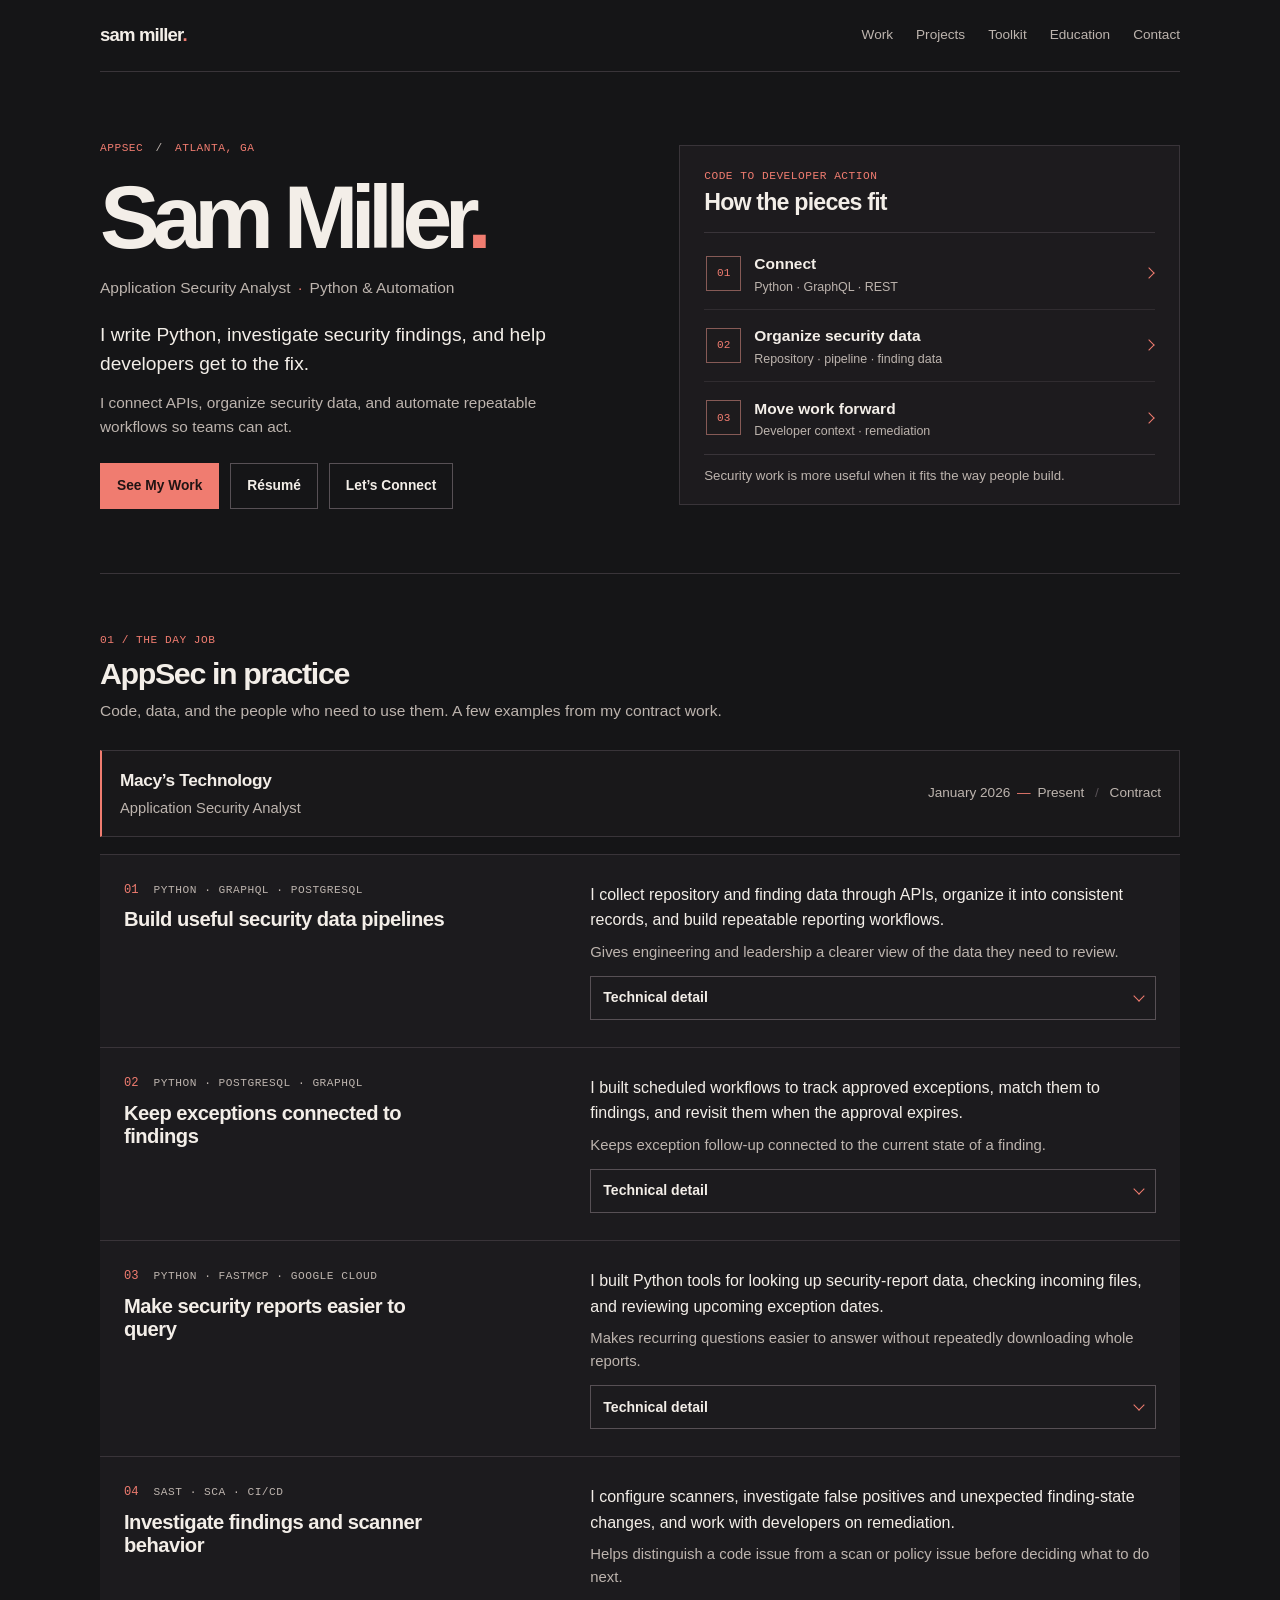
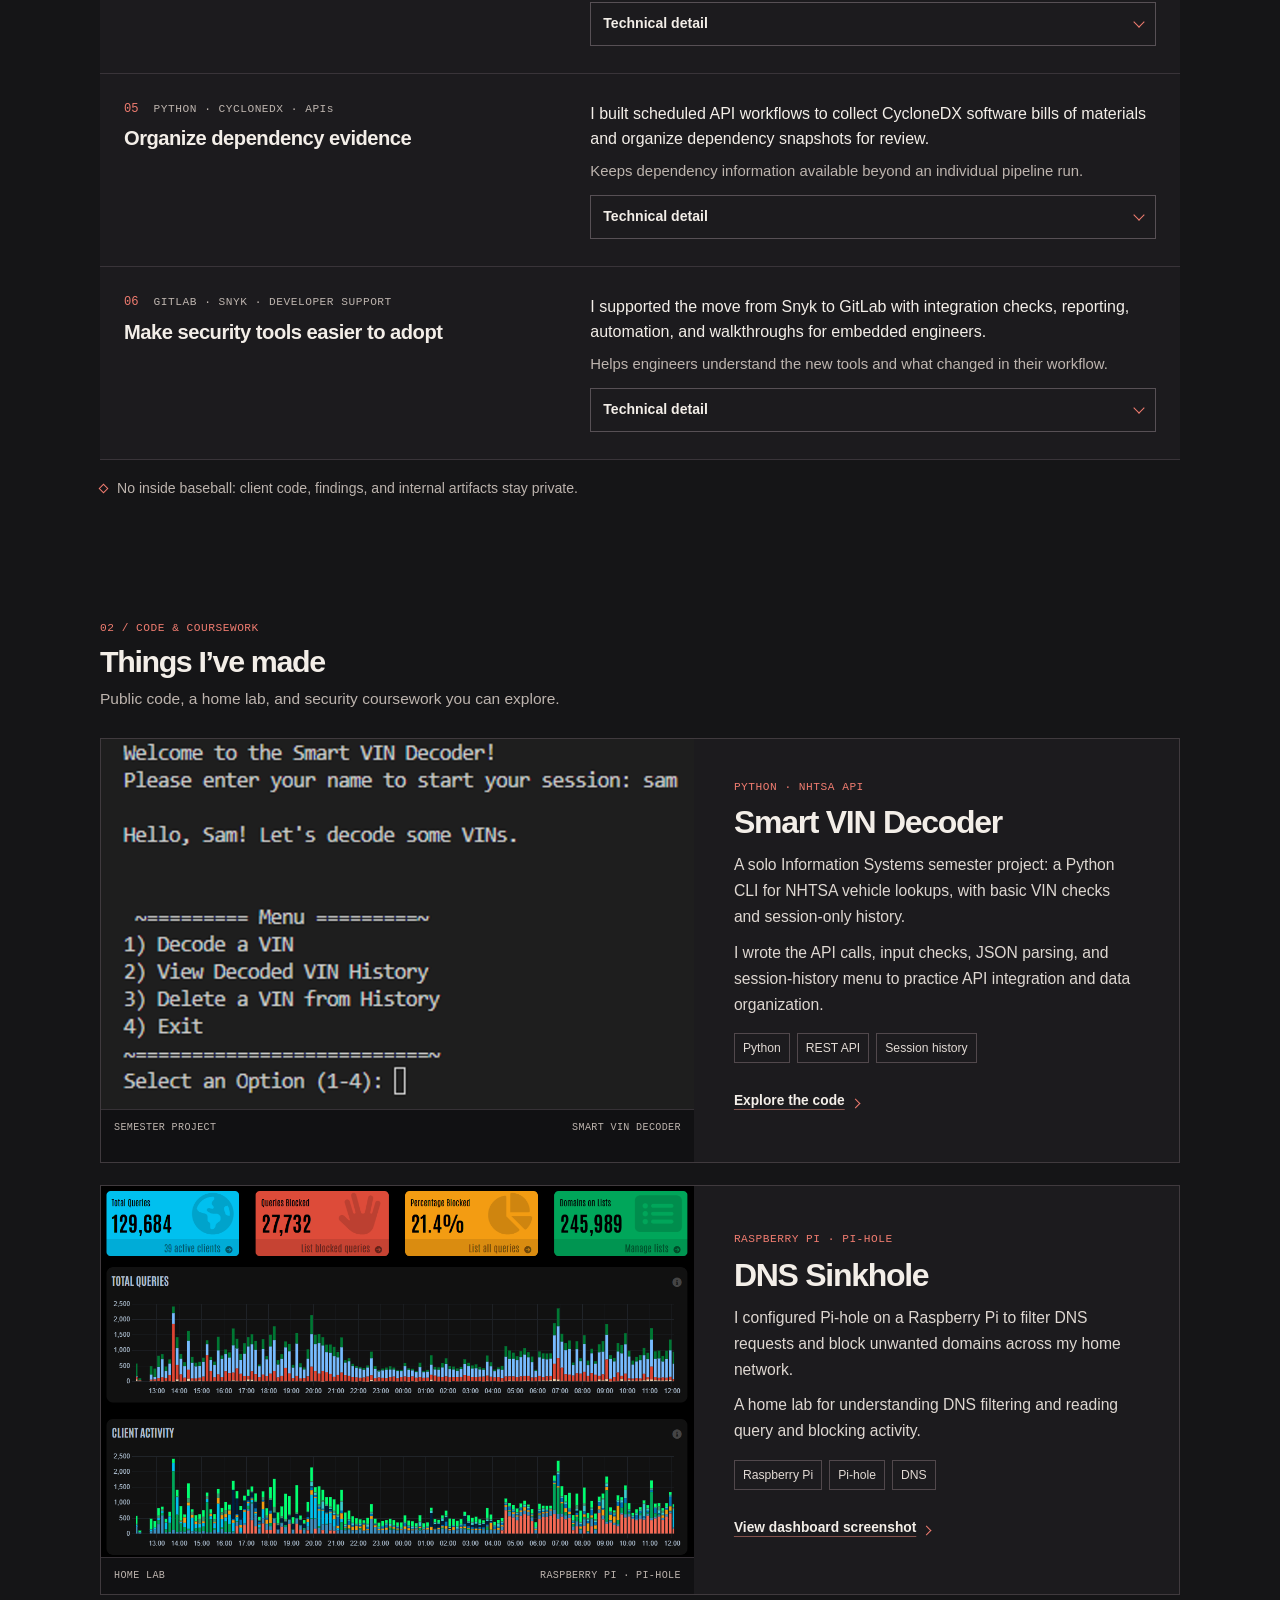
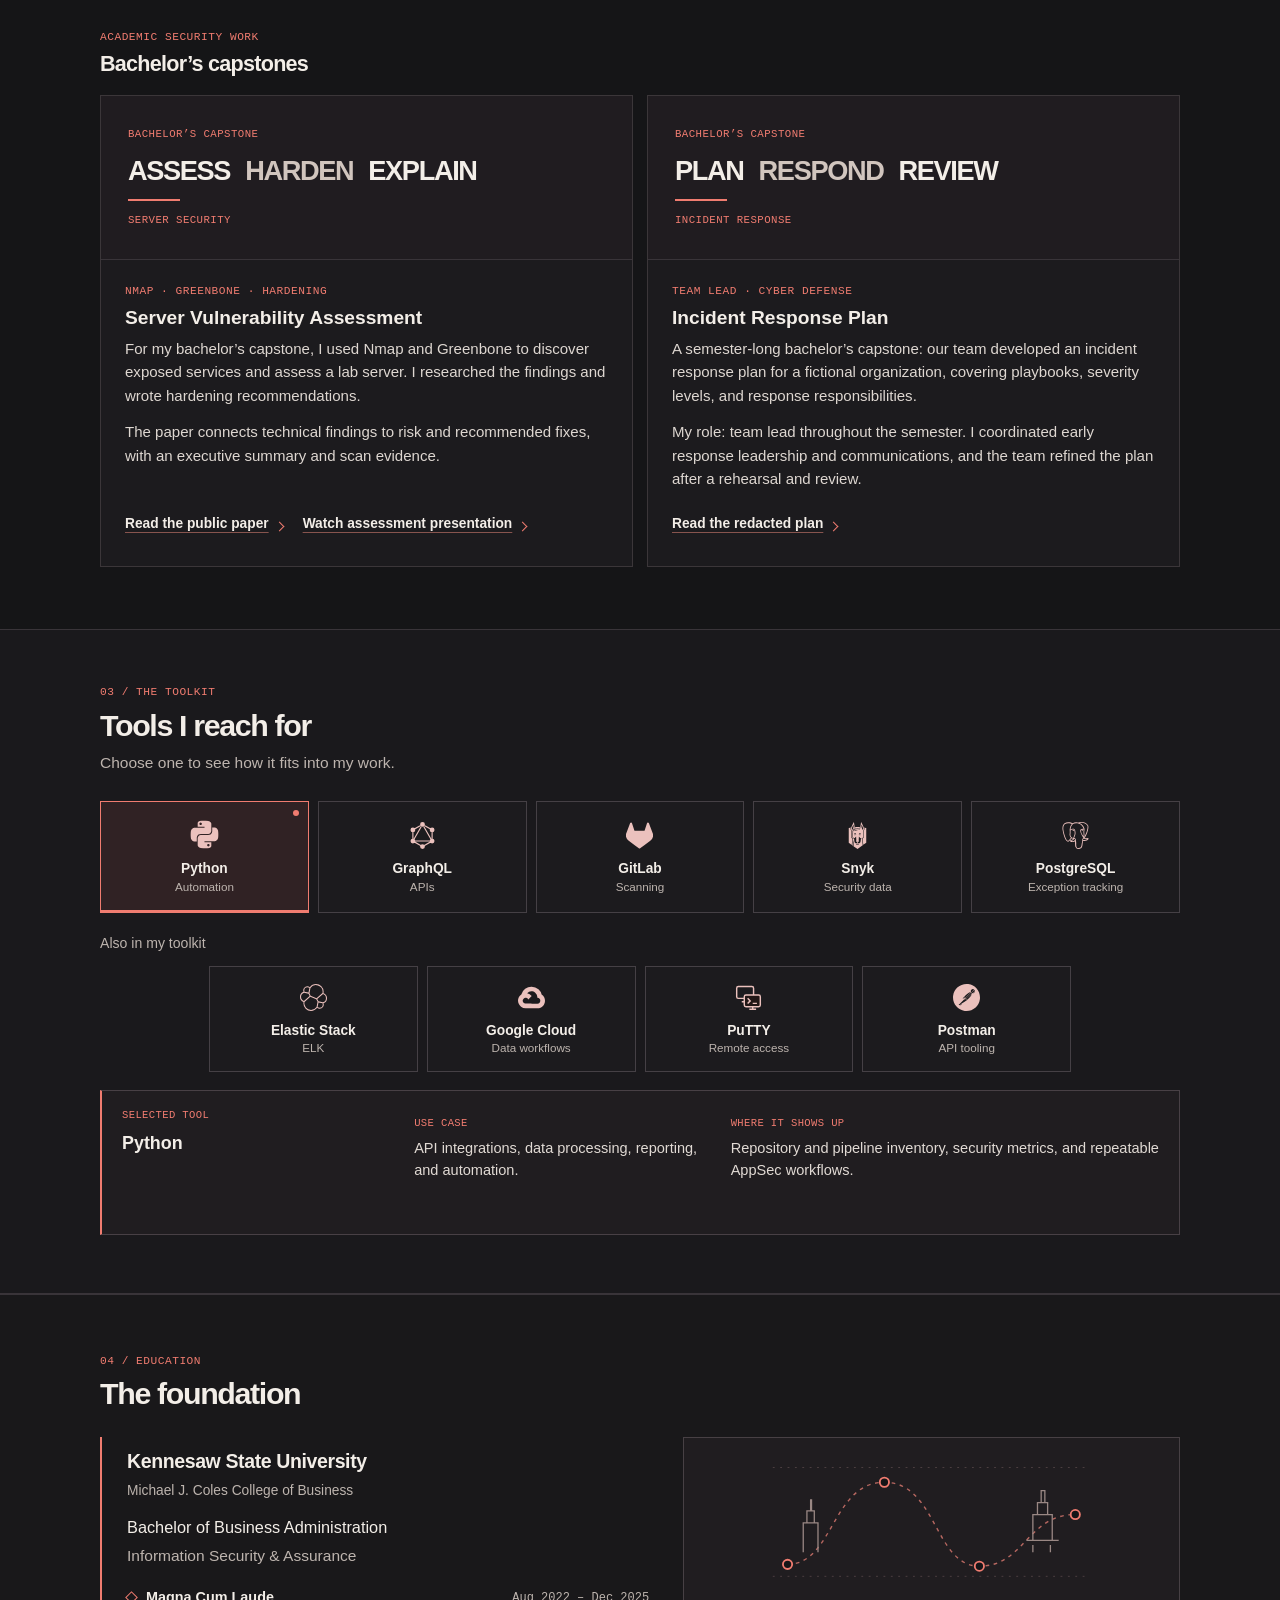
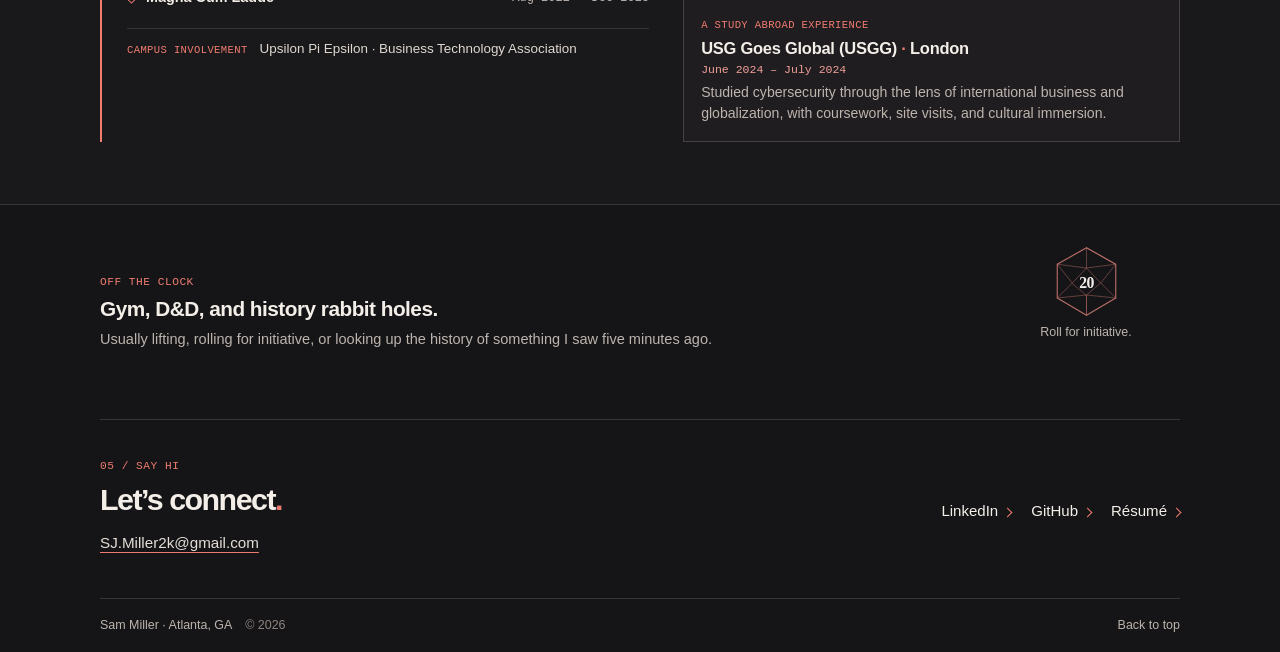
<file: index.html>
<!doctype html>
<html lang="en">
<head>
<meta charset="utf-8">
<meta name="viewport" content="width=device-width, initial-scale=1">
<meta name="description" content="Sam Miller is an Atlanta-based Application Security Analyst who writes Python, connects security APIs, automates workflows, and works with developers on remediation.">
<meta name="author" content="Sam Miller">
<link rel="canonical" href="https://sammiller.netlify.app/">
<link rel="alternate" type="application/json" href="profile.json" title="Sam Miller profile data">
<meta name="theme-color" content="#151517">
<meta http-equiv="Content-Security-Policy" content="default-src 'none'; script-src 'self'; style-src 'self'; img-src 'self'; font-src 'self'; connect-src 'none'; object-src 'none'; base-uri 'none'; form-action 'none'">
<title>Sam Miller | Application Security</title>
<link rel="icon" href="assets/favicon.svg" type="image/svg+xml">
<link rel="stylesheet" href="styles.css">
<script src="app.js" defer></script>
</head>
<body itemscope itemtype="https://schema.org/ProfilePage">
<a class="skip" href="#main">Skip to content</a>
<header class="site-header wrap">
  <a class="wordmark" href="#" aria-label="Sam Miller, home">sam miller<span>.</span></a>
  <nav aria-label="Main navigation"><a href="#work">Work</a><a href="#projects">Projects</a><a href="#toolkit">Toolkit</a><a href="#education">Education</a><a href="#contact">Contact</a></nav>
</header>
<main id="main" tabindex="-1" itemprop="mainEntity" itemscope itemtype="https://schema.org/Person">
<meta itemprop="name" content="Sam Miller"><meta itemprop="jobTitle" content="Application Security Analyst">
<link itemprop="url" href="https://sammiller.netlify.app/"><link itemprop="sameAs" href="https://github.com/smill257"><link itemprop="sameAs" href="https://www.linkedin.com/in/booleanmethods/">
<section class="hero wrap" aria-labelledby="hero-title">
  <div class="hero-copy">
    <p class="eyebrow">APPSEC <span aria-hidden="true">/</span> ATLANTA, GA</p>
    <h1 id="hero-title">Sam Miller<span class="period">.</span></h1>
    <p class="hero-role">Application Security Analyst <span aria-hidden="true">·</span> Python &amp; Automation</p>
    <p class="hero-description">I write Python, investigate security findings, and help developers get to the fix.</p>
    <p class="hero-support">I connect APIs, organize security data, and automate repeatable workflows so teams can act.</p>
    <div class="hero-actions"><a class="button button-primary" href="#work">See My Work</a><a class="button button-secondary" href="assets/2026%20Sam%20Miller%20Resume.pdf" target="_blank" rel="noopener noreferrer">Résumé <span class="sr-only">(opens in a new tab)</span></a><a class="button button-secondary hero-connect" href="https://www.linkedin.com/in/booleanmethods/" target="_blank" rel="noopener noreferrer">Let&rsquo;s Connect<span class="sr-only"> (opens in a new tab)</span></a></div>
  </div>
  <div class="workflow" role="group" aria-labelledby="workflow-title">
    <div class="workflow-heading"><p class="eyebrow">CODE TO DEVELOPER ACTION</p><h2 id="workflow-title">How the pieces fit</h2></div>
    <ol class="workflow-list">
      <li><a class="workflow-step" href="#toolkit" data-tool-link="python"><span class="workflow-index">01</span><span class="workflow-copy"><strong>Connect</strong><small>Python <span aria-hidden="true">·</span> GraphQL <span aria-hidden="true">·</span> REST</small></span><span class="workflow-link" aria-hidden="true"></span></a></li>
      <li><a class="workflow-step" href="#reporting"><span class="workflow-index">02</span><span class="workflow-copy"><strong>Organize security data</strong><small>Repository <span aria-hidden="true">·</span> pipeline <span aria-hidden="true">·</span> finding data</small></span><span class="workflow-link" aria-hidden="true"></span></a></li>
      <li><a class="workflow-step" href="#scanning"><span class="workflow-index">03</span><span class="workflow-copy"><strong>Move work forward</strong><small>Developer context <span aria-hidden="true">·</span> remediation</small></span><span class="workflow-link" aria-hidden="true"></span></a></li>
    </ol>
    <p class="workflow-caption">Security work is more useful when it fits the way people build.</p>
  </div>
</section>

<section id="work" class="section work-section wrap" aria-labelledby="work-title">
  <header class="section-heading"><p class="eyebrow">01 / THE DAY JOB</p><h2 id="work-title">AppSec in practice</h2><p>Code, data, and the people who need to use them. A few examples from my contract work.</p></header>
  <div class="employment">
    <div class="employer-lockup"><p class="employer-name">Macy&rsquo;s Technology</p><p class="employer-role">Application Security Analyst</p></div>
    <p class="employment-dates"><time datetime="2026-01">January 2026</time> <span aria-hidden="true">—</span> Present <span class="employment-divider" aria-hidden="true">/</span> Contract</p>
  </div>
  <div class="work-grid">
    <article class="work-card" id="reporting">
      <div class="work-heading"><div class="work-card-top"><span class="work-icon" aria-hidden="true">01</span><p class="eyebrow">PYTHON <span aria-hidden="true">·</span> GRAPHQL <span aria-hidden="true">·</span> POSTGRESQL</p></div><h3>Build useful security data pipelines</h3></div><p class="work-description">I collect repository and finding data through APIs, organize it into consistent records, and build repeatable reporting workflows.</p>
      <p class="work-reason">Gives engineering and leadership a clearer view of the data they need to review.</p>
      <details class="work-detail"><summary>Technical detail<span class="sr-only">: Build useful security data pipelines</span></summary><p>I use Python to discover repositories, collect data concurrently, and bring related records together. Reports can be stored in Google Cloud Storage and PostgreSQL for later review.</p></details>
    </article>
    <article class="work-card" id="exceptions">
      <div class="work-heading"><div class="work-card-top"><span class="work-icon" aria-hidden="true">02</span><p class="eyebrow">PYTHON <span aria-hidden="true">·</span> POSTGRESQL <span aria-hidden="true">·</span> GRAPHQL</p></div><h3>Keep exceptions connected to findings</h3></div><p class="work-description">I built scheduled workflows to track approved exceptions, match them to findings, and revisit them when the approval expires.</p>
      <p class="work-reason">Keeps exception follow-up connected to the current state of a finding.</p>
      <details class="work-detail"><summary>Technical detail<span class="sr-only">: Keep exceptions connected to findings</span></summary><p>Scanner identifiers can change between runs. I normalize finding attributes to help match recurring findings, retain exception history, and check whether an expired exception needs a finding reopened or closed as fixed.</p></details>
    </article>
    <article class="work-card" id="report-tools">
      <div class="work-heading"><div class="work-card-top"><span class="work-icon" aria-hidden="true">03</span><p class="eyebrow">PYTHON <span aria-hidden="true">·</span> FASTMCP <span aria-hidden="true">·</span> GOOGLE CLOUD</p></div><h3>Make security reports easier to query</h3></div><p class="work-description">I built Python tools for looking up security-report data, checking incoming files, and reviewing upcoming exception dates.</p>
      <p class="work-reason">Makes recurring questions easier to answer without repeatedly downloading whole reports.</p>
      <details class="work-detail"><summary>Technical detail<span class="sr-only">: Make security reports easier to query</span></summary><p>A FastMCP service exposes focused report queries to compatible clients. Python streaming readers process cloud-stored reports, while validation checks catch inconsistent IDs and dates before intake.</p></details>
    </article>
    <article class="work-card" id="scanning">
      <div class="work-heading"><div class="work-card-top"><span class="work-icon" aria-hidden="true">04</span><p class="eyebrow">SAST <span aria-hidden="true">·</span> SCA <span aria-hidden="true">·</span> CI/CD</p></div><h3>Investigate findings and scanner behavior</h3></div><p class="work-description">I configure scanners, investigate false positives and unexpected finding-state changes, and work with developers on remediation.</p>
      <p class="work-reason">Helps distinguish a code issue from a scan or policy issue before deciding what to do next.</p>
      <details class="work-detail"><summary>Technical detail<span class="sr-only">: Investigate findings and scanner behavior</span></summary><p>I compare finding history with pipeline and scanner activity to understand why a result changed. I explain the evidence to engineers and help the team decide on follow-up.</p></details>
    </article>
    <article class="work-card" id="dependencies">
      <div class="work-heading"><div class="work-card-top"><span class="work-icon" aria-hidden="true">05</span><p class="eyebrow">PYTHON <span aria-hidden="true">·</span> CYCLONEDX <span aria-hidden="true">·</span> APIs</p></div><h3>Organize dependency evidence</h3></div><p class="work-description">I built scheduled API workflows to collect CycloneDX software bills of materials and organize dependency snapshots for review.</p>
      <p class="work-reason">Keeps dependency information available beyond an individual pipeline run.</p>
      <details class="work-detail"><summary>Technical detail<span class="sr-only">: Organize dependency evidence</span></summary><p>Python connects to GitLab REST and GraphQL APIs to gather SBOM artifacts. Scheduled collection and consistent storage keep the snapshots organized and easier to find.</p></details>
    </article>
    <article class="work-card" id="migration">
      <div class="work-heading"><div class="work-card-top"><span class="work-icon" aria-hidden="true">06</span><p class="eyebrow">GITLAB <span aria-hidden="true">·</span> SNYK <span aria-hidden="true">·</span> DEVELOPER SUPPORT</p></div><h3>Make security tools easier to adopt</h3></div><p class="work-description">I supported the move from Snyk to GitLab with integration checks, reporting, automation, and walkthroughs for embedded engineers.</p>
      <p class="work-reason">Helps engineers understand the new tools and what changed in their workflow.</p>
      <details class="work-detail"><summary>Technical detail<span class="sr-only">: Make security tools easier to adopt</span></summary><p>I walked engineers through scanning changes and expectations, then adapted reporting and exception workflows to support the transition.</p></details>
    </article>
  </div>
  <p class="private-note"><span class="private-note-mark" aria-hidden="true"></span>No inside baseball: client code, findings, and internal artifacts stay private.</p>
</section>

<section id="projects" class="section projects-section wrap" aria-labelledby="projects-title">
  <header class="section-heading"><p class="eyebrow">02 / CODE &amp; COURSEWORK</p><h2 id="projects-title">Things I&rsquo;ve made</h2><p>Public code, a home lab, and security coursework you can explore.</p></header>
  <article class="project-feature">
    <figure class="project-visual">
      <a class="project-image-link" href="assets/vin.png" target="_blank" rel="noopener noreferrer" aria-label="Open the Smart VIN Decoder screenshot at full size"><img src="assets/vin.png" alt="Smart VIN Decoder menu with options to decode a VIN, view lookup history, or remove an entry" width="1799" height="1125"></a>
      <figcaption><span>SEMESTER PROJECT</span><span>SMART VIN DECODER</span></figcaption>
    </figure>
    <div class="project-feature-copy"><p class="eyebrow">PYTHON <span aria-hidden="true">·</span> NHTSA API</p><h3>Smart VIN Decoder</h3><p>A solo Information Systems semester project: a Python CLI for NHTSA vehicle lookups, with basic VIN checks and session-only history.</p><p class="project-why">I wrote the API calls, input checks, JSON parsing, and session-history menu to practice API integration and data organization.</p><ul class="project-tags" aria-label="Project technologies"><li>Python</li><li>REST API</li><li>Session history</li></ul><a class="text-link" href="https://github.com/ksu-is/Smart-VIN-Decoder" target="_blank" rel="noopener noreferrer">Explore the code <span class="arrow-mark" aria-hidden="true"></span><span class="sr-only">(opens in a new tab)</span></a></div>
  </article>
  <article class="project-feature project-feature-secondary">
    <figure class="project-visual">
      <a class="project-image-link" href="assets/homelab.png" target="_blank" rel="noopener noreferrer" aria-label="Open the Pi-hole home network screenshot at full size"><img src="assets/homelab.png" alt="Pi-hole dashboard showing DNS query and blocking activity on my home network" width="1082" height="686" loading="lazy"></a>
      <figcaption><span>HOME LAB</span><span>RASPBERRY PI · PI-HOLE</span></figcaption>
    </figure>
    <div class="project-feature-copy"><p class="eyebrow">RASPBERRY PI <span aria-hidden="true">·</span> PI-HOLE</p><h3>DNS Sinkhole</h3><p>I configured Pi-hole on a Raspberry Pi to filter DNS requests and block unwanted domains across my home network.</p><p class="project-why">A home lab for understanding DNS filtering and reading query and blocking activity.</p><ul class="project-tags" aria-label="Project technologies"><li>Raspberry Pi</li><li>Pi-hole</li><li>DNS</li></ul><a class="text-link" href="assets/homelab.png" target="_blank" rel="noopener noreferrer">View dashboard screenshot <span class="arrow-mark" aria-hidden="true"></span><span class="sr-only">(opens in a new tab)</span></a></div>
  </article>
  <div class="capstone-group" aria-labelledby="capstones-title">
    <header class="capstone-group-heading"><p class="eyebrow">ACADEMIC SECURITY WORK</p><h3 id="capstones-title">Bachelor&rsquo;s capstones</h3></header>
    <div class="project-grid">
      <article class="project-card capstone-card">
        <div class="capstone-art" role="img" aria-label="Bachelor's capstone about server security, vulnerability assessment, and hardening"><p class="capstone-art-label">BACHELOR&rsquo;S CAPSTONE</p><div class="capstone-art-title"><span>ASSESS</span><span>HARDEN</span><span>EXPLAIN</span></div><div class="capstone-art-rule" aria-hidden="true"></div><p class="capstone-art-note">SERVER SECURITY</p></div>
        <div class="project-body"><p class="eyebrow">NMAP <span aria-hidden="true">·</span> GREENBONE <span aria-hidden="true">·</span> HARDENING</p><h4>Server Vulnerability Assessment</h4><p>For my bachelor&rsquo;s capstone, I used Nmap and Greenbone to discover exposed services and assess a lab server. I researched the findings and wrote hardening recommendations.</p><p class="project-why">The paper connects technical findings to risk and recommended fixes, with an executive summary and scan evidence.</p><div class="project-actions"><a class="text-link" href="assets/server-security-assessment-public.pdf" target="_blank" rel="noopener noreferrer">Read the public paper <span class="arrow-mark" aria-hidden="true"></span><span class="sr-only">(opens in a new tab)</span></a><a class="text-link" href="https://www.youtube.com/watch?v=y-_x802DckQ" target="_blank" rel="noopener noreferrer">Watch assessment presentation <span class="arrow-mark" aria-hidden="true"></span><span class="sr-only">(opens in a new tab)</span></a></div></div>
      </article>
      <article class="project-card capstone-card">
        <div class="capstone-art incident-art" role="img" aria-label="Bachelor's cyber defense capstone focused on planning, responding to, and reviewing a simulated incident"><p class="capstone-art-label">BACHELOR&rsquo;S CAPSTONE</p><div class="capstone-art-title"><span>PLAN</span><span>RESPOND</span><span>REVIEW</span></div><div class="capstone-art-rule" aria-hidden="true"></div><p class="capstone-art-note">INCIDENT RESPONSE</p></div>
        <div class="project-body"><p class="eyebrow">TEAM LEAD <span aria-hidden="true">·</span> CYBER DEFENSE</p><h4>Incident Response Plan</h4><p>A semester-long bachelor&rsquo;s capstone: our team developed an incident response plan for a fictional organization, covering playbooks, severity levels, and response responsibilities.</p><p class="project-why">My role: team lead throughout the semester. I coordinated early response leadership and communications, and the team refined the plan after a rehearsal and review.</p><div class="project-actions"><a class="text-link" href="assets/cyber-defense-capstone-public.pdf" target="_blank" rel="noopener noreferrer">Read the redacted plan <span class="arrow-mark" aria-hidden="true"></span><span class="sr-only">(opens in a new tab)</span></a></div></div>
      </article>
    </div>
  </div>
</section>

<section id="toolkit" class="tool-section" aria-labelledby="toolkit-title"><div class="wrap">
  <header class="section-heading"><p class="eyebrow">03 / THE TOOLKIT</p><h2 id="toolkit-title">Tools I reach for</h2><p>Choose one to see how it fits into my work.</p></header>
  <ul class="tool-grid" aria-label="Core AppSec tools; select a tool for details">
    <li><button type="button" disabled class="tool-button" data-tool="python" aria-controls="tool-detail" aria-pressed="true"><span class="icon-shell"><img src="assets/python.svg" alt="" width="36" height="36"></span><span class="tool-name">Python</span><small>Automation</small></button></li>
    <li><button type="button" disabled class="tool-button" data-tool="graphql" aria-controls="tool-detail" aria-pressed="false"><span class="icon-shell"><img src="assets/graphql.svg" alt="" width="36" height="36"></span><span class="tool-name">GraphQL</span><small>APIs</small></button></li>
    <li><button type="button" disabled class="tool-button" data-tool="gitlab" aria-controls="tool-detail" aria-pressed="false"><span class="icon-shell"><img src="assets/gitlab.svg" alt="" width="36" height="36"></span><span class="tool-name">GitLab</span><small>Scanning</small></button></li>
    <li><button type="button" disabled class="tool-button" data-tool="snyk" aria-controls="tool-detail" aria-pressed="false"><span class="icon-shell"><img src="assets/snyk.svg" alt="" width="36" height="36"></span><span class="tool-name">Snyk</span><small>Security data</small></button></li>
    <li><button type="button" disabled class="tool-button" data-tool="postgresql" aria-controls="tool-detail" aria-pressed="false"><span class="icon-shell"><img src="assets/postgresql.svg" alt="" width="36" height="36"></span><span class="tool-name">PostgreSQL</span><small>Exception tracking</small></button></li>
  </ul>
  <p class="tool-familiar-label">Also in my toolkit</p>
  <ul class="tool-grid tool-grid-secondary" aria-label="Additional tools; select a tool for details">
    <li><button type="button" disabled class="tool-button" data-tool="elastic" aria-controls="tool-detail" aria-pressed="false"><span class="icon-shell"><img src="assets/elastic.svg" alt="" width="36" height="36"></span><span class="tool-name">Elastic Stack</span><small>ELK</small></button></li>
    <li><button type="button" disabled class="tool-button" data-tool="googlecloud" aria-controls="tool-detail" aria-pressed="false"><span class="icon-shell"><img src="assets/googlecloud.svg" alt="" width="36" height="36"></span><span class="tool-name">Google Cloud</span><small>Data workflows</small></button></li>
    <li><button type="button" disabled class="tool-button" data-tool="putty" aria-controls="tool-detail" aria-pressed="false"><span class="icon-shell"><img src="assets/putty.svg" alt="" width="36" height="36"></span><span class="tool-name">PuTTY</span><small>Remote access</small></button></li>
    <li><button type="button" disabled class="tool-button" data-tool="postman" aria-controls="tool-detail" aria-pressed="false"><span class="icon-shell"><img src="assets/postman.svg" alt="" width="36" height="36"></span><span class="tool-name">Postman</span><small>API tooling</small></button></li>
  </ul>
  <div id="tool-detail" class="tool-detail" aria-live="polite" aria-atomic="true">
    <div class="tool-current"><span class="detail-label">SELECTED TOOL</span><strong id="tool-name">Python</strong></div>
    <div class="tool-notes"><div><span class="detail-label">USE CASE</span><p id="tool-use">API integrations, data processing, reporting, and automation.</p></div><div><span class="detail-label">WHERE IT SHOWS UP</span><p id="tool-description">Repository and pipeline inventory, security metrics, and repeatable AppSec workflows.</p></div></div>
  </div>
</div></section>

<section id="education" class="section education-section" aria-labelledby="education-title"><div class="wrap">
  <header class="section-heading"><p class="eyebrow">04 / EDUCATION</p><h2 id="education-title">The foundation</h2></header>
  <div class="education-layout">
    <article class="degree-record">
      <p class="degree-school">Kennesaw State University</p><p class="degree-college">Michael J. Coles College of Business</p>
      <p class="degree-name">Bachelor of Business Administration</p>
      <p class="degree-field">Information Security &amp; Assurance</p>
      <div class="degree-honors"><span class="honors-mark" aria-hidden="true"></span><strong>Magna Cum Laude</strong><span class="degree-year">Aug 2022 – Dec 2025</span></div>

      <div class="degree-involvement"><p class="detail-label">CAMPUS INVOLVEMENT</p><p>Upsilon Pi Epsilon <span aria-hidden="true">·</span> Business Technology Association</p></div>
    </article>
    <article class="study-abroad">
      <div class="study-art" aria-hidden="true"><svg viewBox="0 0 380 180" fill="none"><path class="study-route" d="M34 137C84 137 82 48 139 48s54 91 103 91 52-56 104-56"/><circle class="study-stop" cx="34" cy="137" r="5"/><circle class="study-stop" cx="139" cy="48" r="5"/><circle class="study-stop" cx="242" cy="139" r="5"/><circle class="study-stop" cx="346" cy="83" r="5"/><path class="study-landmark" d="M293 111h35m-28 0V83h21v28m-16-28V70h11v13m-7-13V57h4v13m-13 54v-8m19 8v-8M51 124V92h16v32m-12-32V79h8v13m-4-13V67h1v12"/><path class="study-grid" d="M18 32h344M18 150h344"/></svg></div>
      <div class="study-copy"><p class="detail-label">A STUDY ABROAD EXPERIENCE</p><h3>USG Goes Global (USGG) <span aria-hidden="true">·</span> London</h3><p class="study-date"><time datetime="2024-06">June 2024</time> – <time datetime="2024-07">July 2024</time></p><p>Studied cybersecurity through the lens of international business and globalization, with coursework, site visits, and cultural immersion.</p></div>
    </article>
  </div>
</div></section>

<section class="off-clock wrap" aria-labelledby="off-clock-title">
  <div class="off-clock-copy"><p class="eyebrow">OFF THE CLOCK</p><h2 id="off-clock-title">Gym, D&amp;D, and history rabbit holes.</h2><p>Usually lifting, rolling for initiative, or looking up the history of something I saw five minutes ago.</p></div>
  <div class="d20-wrap"><button class="d20-roll" id="d20-roll" type="button" disabled aria-label="Roll the die."><svg class="d20" viewBox="0 0 100 100" aria-hidden="true"><path class="d20-outline" d="M50 5 89 27 89 72 50 95 11 72 11 27Z"/><path class="d20-facet" d="M50 5 50 32 11 27M50 5 89 27 50 32M11 27 31 52 11 72M89 27 69 52 89 72M11 72 50 68 50 95M89 72 50 68 50 95M31 52 50 32 69 52 50 68Z"/><text class="d20-number" id="d20-number" x="50" y="58" text-anchor="middle">20</text></svg></button><p class="d20-message" aria-live="polite" aria-atomic="true"><span id="d20-result">Roll for initiative.</span> <a class="d20-connect" id="d20-connect" href="https://www.linkedin.com/in/booleanmethods/" target="_blank" rel="noopener noreferrer" hidden>Let&rsquo;s connect.<span class="sr-only"> (opens in a new tab)</span></a></p></div>
</section>

<section id="contact" class="contact-section wrap" aria-labelledby="contact-title">
  <div><p class="eyebrow">05 / SAY HI</p><h2 id="contact-title">Let&rsquo;s connect<span>.</span></h2><a class="email-address" href="mailto:SJ.Miller2k@gmail.com">SJ.Miller2k@gmail.com</a></div>
  <nav class="contact-links" aria-label="Contact and profiles"><a href="https://www.linkedin.com/in/booleanmethods/" target="_blank" rel="noopener noreferrer">LinkedIn <span class="arrow-mark" aria-hidden="true"></span><span class="sr-only">(opens in a new tab)</span></a><a href="https://github.com/smill257" target="_blank" rel="noopener noreferrer">GitHub <span class="arrow-mark" aria-hidden="true"></span><span class="sr-only">(opens in a new tab)</span></a><a href="assets/2026%20Sam%20Miller%20Resume.pdf" target="_blank" rel="noopener noreferrer">Résumé <span class="arrow-mark" aria-hidden="true"></span><span class="sr-only">(opens in a new tab)</span></a></nav>
</section>
</main>
<footer class="wrap"><span>Sam Miller <span aria-hidden="true">·</span> Atlanta, GA <span class="copyright">© <span id="year">2026</span></span></span><a href="#">Back to top</a></footer>
</body>
</html>
</file>
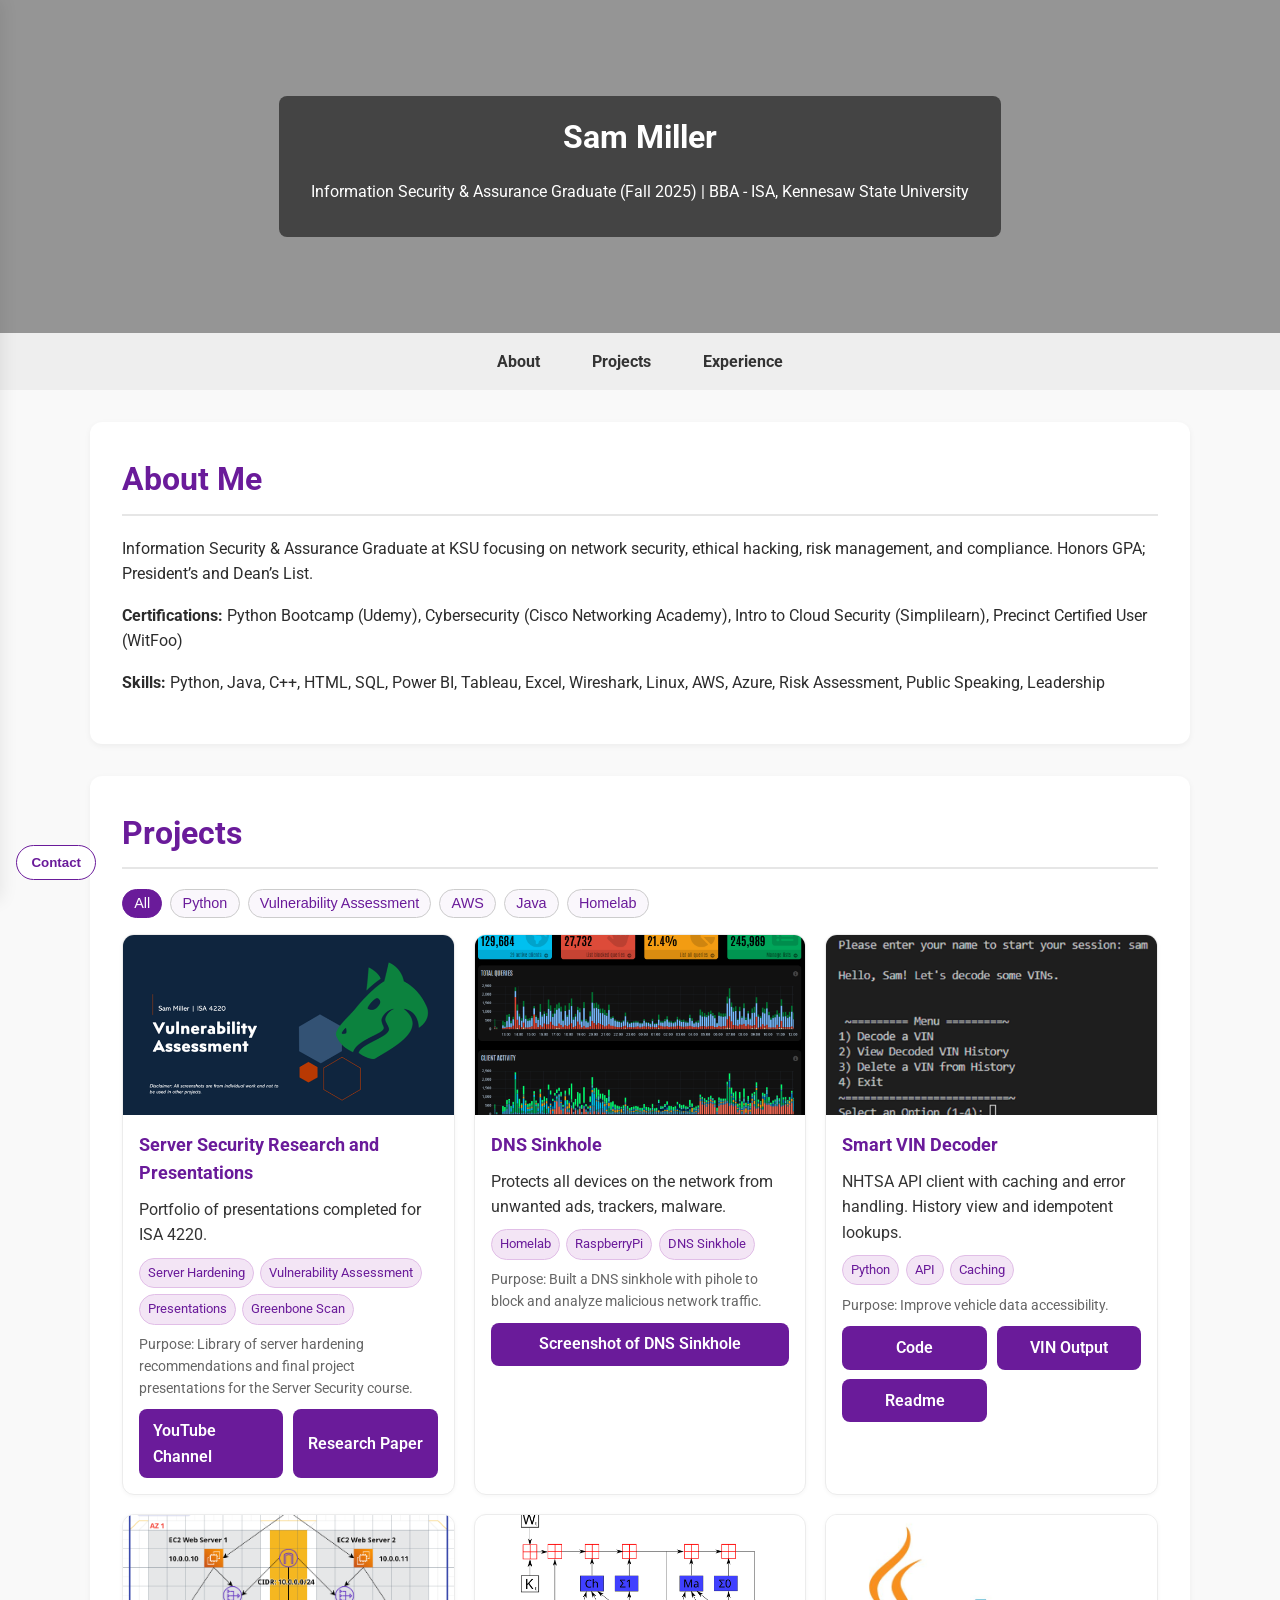
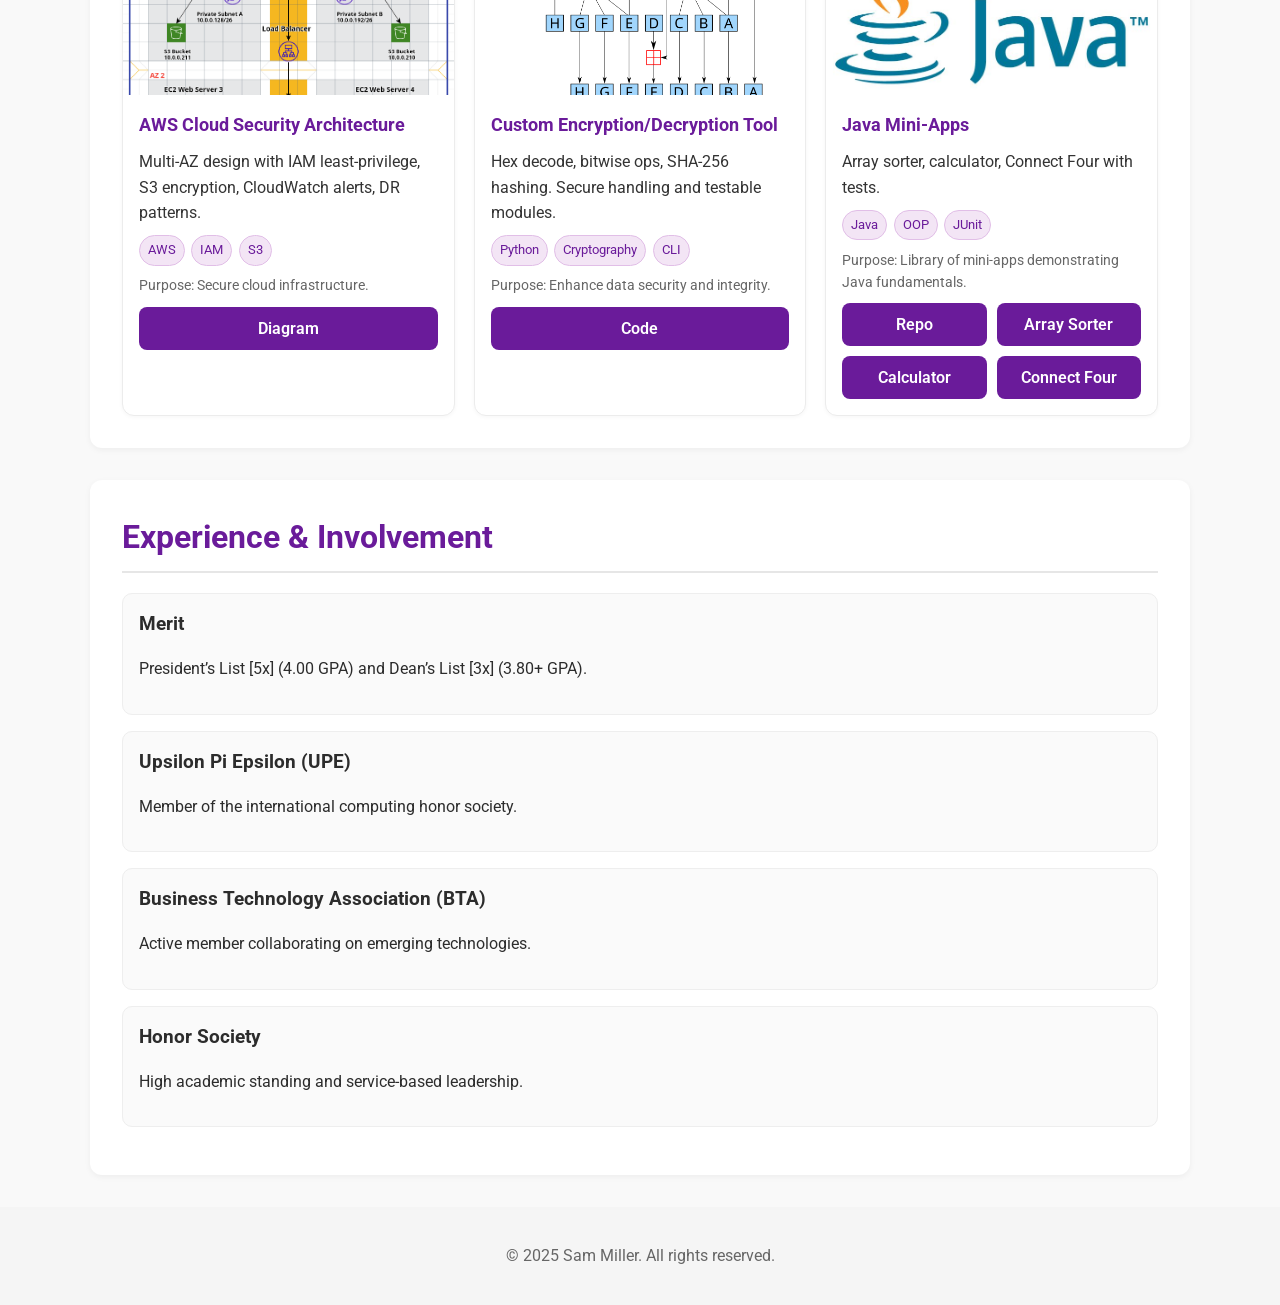
<file: archive/old-portfolio-2026-10-09/index.html>
<!DOCTYPE html>
<html lang="en">
<head>
<meta charset="UTF-8" />
<meta name="viewport" content="width=device-width, initial-scale=1" />
<title>Sam Miller | Cybersecurity & InfoSec</title>

<style>
:root{
  --container:1100px;
  --sidebar-w:280px;
  --brand:#6a1b9a;
}
/* Header with banner + overlay (single rule) */
header{
  position: relative;
  padding: 6rem 2rem;
  text-align: center;
  color:#fff;
  /* overlay + image in one line */
  background:
    linear-gradient(rgba(0,0,0,.4), rgba(0,0,0,.4)),
    url('https://raw.githubusercontent.com/smill257/Portfolio/main/harrison-broadbent-i5z1tvRMrnE-unsplash.jpg')
    center/cover no-repeat;
  z-index: 1000;
}
.header-content {
  display: inline-block;
  background: rgba(0,0,0,0.55); /* translucent black background */
  padding: 1rem 2rem;
  border-radius: 8px;
}

/* Base */
*{box-sizing:border-box}
body{margin:0;font-family:Roboto,system-ui,-apple-system,Segoe UI,Arial,sans-serif;line-height:1.6;background:#f9f9f9;color:#2c2c2c}
nav{position:sticky;top:0;z-index:10;background:#eee;text-align:center;padding:1rem 0}
nav a{color:#333;margin:0 1.5rem;text-decoration:none;font-weight:700}
nav a:hover{color:#ab47bc;text-decoration:underline}
section{max-width:var(--container);margin:2rem auto;padding:2rem;background:#fff;border-radius:12px;box-shadow:0 2px 6px rgba(0,0,0,.05)}
h1,h2,h3{margin:0 0 .6rem}
h2{font-size:2rem;color:var(--brand);border-bottom:2px solid #e6e6e6;padding-bottom:.5rem;margin-bottom:1.25rem}

/* Projects */
.filterbar{display:flex;flex-wrap:wrap;gap:.5rem;margin-bottom:1rem}
.filterbar button{border:1px solid #ccc;background:#faf7fc;color:var(--brand);border-radius:999px;padding:.35rem .7rem;font-size:.9rem;cursor:pointer}
.filterbar button.active{background:var(--brand);color:#fff;border-color:var(--brand)}

.projects-grid{display:grid;grid-template-columns:repeat(auto-fit,minmax(300px,1fr));gap:1.2rem}
.card{border:1px solid #ececec;border-radius:12px;box-shadow:0 1px 4px rgba(0,0,0,.04);overflow:hidden;background:#fff;display:flex;flex-direction:column}
.card img{width:100%;height:180px;object-fit:cover;display:block}
.card-body{padding:1rem;display:flex;flex-direction:column;gap:.6rem;flex:1}
.card h3{color:var(--brand);font-size:1.1rem;margin:0}
.card p{margin:0;color:#333}
.chips{display:flex;flex-wrap:wrap;gap:.4rem}
.chips span{font-size:.8rem;background:#f3e5f5;color:var(--brand);padding:.25rem .5rem;border-radius:999px;border:1px solid #e1bee7}
.meta{font-size:.85rem;color:#666}

.actions {
  display: grid;
  grid-template-columns: repeat(auto-fit, minmax(120px, 1fr));
  gap: .6rem;
}

.actions a {
  display: flex;              /* makes text center properly */
  justify-content: center;
  align-items: center;
  padding: .55rem .9rem;
  background: var(--brand);
  color: #fff;
  text-decoration: none;
  border-radius: 8px;
  font-weight: 600;
  min-width: 0;               /* fixes overflow inside grid */
}

.actions a{background:var(--brand);color:#fff;text-decoration:none;border-radius:8px;font-weight:600}
.actions a:hover{ background:#f3e5f5; color:var(--brand); }

/* Experience */
.experience{background:#fafafa;border-radius:10px;padding:1rem;margin-bottom:1rem;border:1px solid #eee}

/* Footer */
footer{text-align:center;color:#666;background:#f5f5f5;padding:1.25rem;margin-top:2rem}

/* Contact Sidebar (slide-in) */
.contact-toggle{
  position:fixed;left:16px;bottom:20px;z-index:1001;border:1px solid var(--brand);
  color:var(--brand);background:#fff;border-radius:999px;padding:.55rem .9rem;cursor:pointer;font-weight:700
}
.contact-toggle:focus{outline:2px solid var(--brand)}

.contact-sidebar{
  position:fixed;left:0;top:0;width:var(--sidebar-w);height:100dvh;background:#fff;z-index:1002;
  border-right:1px solid #ddd;box-shadow:2px 0 16px rgba(0,0,0,.08);
  transform:translateX(-100%);transition:transform .25s ease;display:flex;flex-direction:column
}
.contact-sidebar.open{transform:translateX(0)}
.contact-body{flex:1;overflow:auto;padding:1rem 1rem .5rem}
.contact-sidebar h3{color:var(--brand);margin:.25rem 0 .75rem}
.contact-sidebar a{display:block;padding:.5rem;border-radius:8px;color:var(--brand);text-decoration:none}
.contact-sidebar a:hover{background:#f6eefb}
.contact-footer{position:sticky;bottom:0;background:#fff;border-top:1px solid #eee;padding:.75rem}
.close-btn{width:100%;background:#fff;border:1px solid var(--brand);color:var(--brand);border-radius:8px;padding:.55rem .9rem;font-weight:600}
.close-btn:hover{background:var(--brand);color:#fff}
.close-btn:focus{outline:2px solid var(--brand)}
.contact-overlay{position:fixed;inset:0;background:rgba(0,0,0,.25);opacity:0;pointer-events:none;transition:opacity .2s ease;z-index:1000}
.contact-overlay.show{opacity:1;pointer-events:auto}
</style>

<link href="https://fonts.googleapis.com/css2?family=Roboto:wght@300;400;700&display=swap" rel="stylesheet">
</head>
<body>

<!-- Contact Sidebar -->
<button id="contactOpen" class="contact-toggle" type="button" aria-controls="contactSidebar" aria-expanded="false">Contact</button>
<div id="contactOverlay" class="contact-overlay"></div>

<aside id="contactSidebar" class="contact-sidebar" role="dialog" aria-modal="true" aria-labelledby="contactTitle" tabindex="-1">
  <div class="contact-body">
    <h3 id="contactTitle">Contact Me</h3>
    <a href="mailto:SJ.Miller2k@gmail.com">📧 Email</a>
    <a href="https://www.linkedin.com/in/booleanmethods/" target="_blank" rel="noopener">🔗 LinkedIn</a>
    <a href="https://github.com/smill257" target="_blank" rel="noopener">💻 GitHub</a>
    <a href="https://github.com/smill257/Portfolio/blob/main/2025%20Sam%20Miller%20Resume.pdf" target="_blank" rel="noopener">📄 Resume</a>
  </div>
  <div class="contact-footer">
    <button id="contactClose" class="close-btn" type="button">Close</button>
  </div>
</aside>

<header>
  <div class="header-content">
    <h1>Sam Miller</h1>
    <p>Information Security & Assurance Graduate (Fall 2025) | BBA - ISA, Kennesaw State University</p>
  </div>
</header>


<nav>
  <a href="#about">About</a>
  <a href="#projects">Projects</a>
  <a href="#experience">Experience</a>
</nav>

<section id="about">
  <h2>About Me</h2>
  <p>Information Security & Assurance Graduate at KSU focusing on network security, ethical hacking, risk management, and compliance.
    Honors GPA; President’s and Dean’s List.</p>
  <p><strong>Certifications:</strong> Python Bootcamp (Udemy), Cybersecurity (Cisco Networking Academy), Intro to Cloud Security (Simplilearn), Precinct Certified User (WitFoo)</p>
  <p><strong>Skills:</strong> Python, Java, C++, HTML, SQL, Power BI, Tableau, Excel, Wireshark, Linux, AWS, Azure, Risk Assessment, Public Speaking, Leadership</p>
</section>

<section id="projects">
  <h2>Projects</h2>

  <div class="filterbar" id="filters">
    <button type="button" data-tag="all" class="active">All</button>
    <button type="button" data-tag="python">Python</button>
    <button type="button" data-tag="Server Hardening">Vulnerability Assessment</button>
    <button type="button" data-tag="cloud">AWS</button>
    <button type="button" data-tag="java">Java</button>
    <button type="button" data-tag="homelab">Homelab</button>
  </div>
 <div class="projects-grid" id="grid">
     </article>
        <!-- Server Hardening Research and Presentations. -->
      <article class="card" data-tags="Server Hardening">
      <img src="thumbnail for vulnerability assessment.png" alt="Vulnerability Assessment" loading="lazy">
      <div class="card-body">
        <h3>Server Security Research and Presentations</h3>
        <p>Portfolio of presentations completed for ISA 4220.</p>
        <div class="chips"><span>Server Hardening</span><span>Vulnerability Assessment</span><span>Presentations</span><span>Greenbone Scan</span></div>
        <div class="meta">Purpose: Library of server hardening recommendations and final project presentations for the Server Security course.</div>
        <div class="actions">
          <a href="https://www.youtube.com/@smill257" target="_blank" rel="noopener">YouTube Channel</a>
          <a href="https://github.com/smill257/Portfolio/blob/main/4220_Vulnerability_Assessment_smill257_v8.pdf" target="_blank" rel="noopener">Research Paper</a>
        </div>
      </div>
    </article>
        <!-- Homelab card -->
      <article class="card" data-tags="homelab">
      <img src="homelab.png" alt="DNS sinkhole" loading="lazy">
      <div class="card-body">
        <h3>DNS Sinkhole</h3>
        <p>Protects all devices on the network from unwanted ads, trackers, malware.</p>
        <div class="chips"><span>Homelab</span><span>RaspberryPi</span><span>DNS Sinkhole</span></div>
        <div class="meta">Purpose: Built a DNS sinkhole with pihole to block and analyze malicious network traffic.</div>
        <div class="actions">
          <a href="homelab.png" target="_blank" rel="noopener">Screenshot of DNS Sinkhole</a>
        </div>
      </div>
    </article>
    <!-- Vin Decoder Card -->
    <article class="card" data-tags="python">
      <img src="vin%20decoder%201.png" alt="VIN Decoder screenshot" loading="lazy">
      <div class="card-body">
        <h3>Smart VIN Decoder</h3>
        <p>NHTSA API client with caching and error handling. History view and idempotent lookups.</p>
        <div class="chips"><span>Python</span><span>API</span><span>Caching</span></div>
        <div class="meta">Purpose: Improve vehicle data accessibility.</div>
        <div class="actions">
          <a href="https://github.com/ksu-is/Smart-VIN-Decoder/blob/main/vin_decoder.py" target="_blank" rel="noopener">Code</a>
          <a href="vin%20decoder%202.png" target="_blank" rel="noopener">VIN Output</a>
          <a href="https://github.com/ksu-is/Smart-VIN-Decoder/blob/main/README.md" target="_blank" rel="noopener">Readme</a>
        </div>
      </div>
    </article>
        <!-- Cloud Sec. Card -->
  <article class="card" data-tags="cloud security">
    <img src="two%20availability%20zone.png" alt="AWS Architecture" loading="lazy">
    <div class="card-body">
      <h3>AWS Cloud Security Architecture</h3>
      <p>Multi-AZ design with IAM least-privilege, S3 encryption, CloudWatch alerts, DR patterns.</p>
      <div class="chips"><span>AWS</span><span>IAM</span><span>S3</span></div>
      <div class="meta">Purpose: Secure cloud infrastructure.</div>
      <div class="actions">
        <a href="two%20availability%20zone.png" target="_blank" rel="noopener">Diagram</a>
      </div>
    </div>
  </article>
        <!-- Cryptography Card -->
    <article class="card" data-tags="python security">
      <img src="SHA256.svg.png" alt="CLI encryption tool" loading="lazy">
      <div class="card-body">
        <h3>Custom Encryption/Decryption Tool</h3>
        <p>Hex decode, bitwise ops, SHA-256 hashing. Secure handling and testable modules.</p>
        <div class="chips"><span>Python</span><span>Cryptography</span><span>CLI</span></div>
        <div class="meta">Purpose: Enhance data security and integrity.</div>
        <div class="actions">
          <a href="https://github.com/smill257/Course-Projects/blob/main/Hash-Decrypter-Project.py" target="_blank" rel="noopener">Code</a>
        </div>
      </div>
    </article>
    <!-- Java Card -->
    <article class="card" data-tags="java">
      <img src="java%20icon.jpg" alt="Java mini apps graphic" loading="lazy">
      <div class="card-body">
        <h3>Java Mini-Apps</h3>
        <p>Array sorter, calculator, Connect Four with tests.</p>
        <div class="chips"><span>Java</span><span>OOP</span><span>JUnit</span></div>
        <div class="meta">Purpose: Library of mini-apps demonstrating Java fundamentals.</div>
        <div class="actions">
          <a href="https://github.com/smill257/Course-Projects" target="_blank" rel="noopener">Repo</a>
          <a href="https://github.com/smill257/Course-Projects/blob/main/Array%20Creator%20and%20Sorter.java" target="_blank" rel="noopener">Array Sorter</a>
          <a href="https://github.com/smill257/Course-Projects/blob/main/Calculator.java" target="_blank" rel="noopener">Calculator</a>
          <a href="https://github.com/smill257/Course-Projects/blob/main/Connect%20Four.java" target="_blank" rel="noopener">Connect Four</a>
        </div>
      </div>
    </article>

  </div>
</section>

<section id="experience">
  <h2>Experience & Involvement</h2>
  <div class="experience"><h3>Merit</h3><p>President’s List [5x] (4.00 GPA) and Dean’s List [3x] (3.80+ GPA).</p></div>
  <div class="experience"><h3>Upsilon Pi Epsilon (UPE)</h3><p>Member of the international computing honor society.</p></div>
  <div class="experience"><h3>Business Technology Association (BTA)</h3><p>Active member collaborating on emerging technologies.</p></div>
  <div class="experience"><h3>Honor Society</h3><p>High academic standing and service-based leadership.</p></div>
</section>

<footer>
  <p>&copy; 2025 Sam Miller. All rights reserved.</p>
</footer>

<script>
/* Projects filter */
const grid=document.getElementById('grid');
const btns=[...document.querySelectorAll('#filters button')];
btns.forEach(b=>b.addEventListener('click',()=>{
  btns.forEach(x=>x.classList.remove('active'));
  b.classList.add('active');
  const tag=b.dataset.tag;
  [...grid.children].forEach(card=>{
    card.style.display=(tag==='all'||card.dataset.tags.includes(tag))?'flex':'none';
  });
}));

/* Contact sidebar */
(function(){
  const openBtn=document.getElementById('contactOpen');
  const closeBtn=document.getElementById('contactClose');
  const sidebar=document.getElementById('contactSidebar');
  const overlay=document.getElementById('contactOverlay');
  if(!openBtn||!closeBtn||!sidebar||!overlay) return;

  function openPanel(){
    sidebar.classList.add('open');
    overlay.classList.add('show');
    openBtn.setAttribute('aria-expanded','true');
    sidebar.focus();
    document.body.style.overflow='hidden';
  }
  function closePanel(){
    sidebar.classList.remove('open');
    overlay.classList.remove('show');
    openBtn.setAttribute('aria-expanded','false');
    openBtn.focus();
    document.body.style.overflow='';
  }
  openBtn.addEventListener('click',openPanel);
  closeBtn.addEventListener('click',closePanel);
  overlay.addEventListener('click',closePanel);
  document.addEventListener('keydown',e=>{ if(e.key==='Escape') closePanel(); });
})();
</script>

</body>
</html>
</file>
<file: styles.css>
:root {
  color-scheme: dark;
  --bg: #151517;
  --panel: #1c1b1e;
  --panel-raised: #211f22;
  --text: #f3eee8;
  --muted: #bdb4ae;
  --red: #f07c70;
  --line: #393439;
  --line-strong: #575055;
  --mono: Consolas, "Cascadia Code", monospace;
  --sans: "Segoe UI", Arial, sans-serif;
}
* { box-sizing: border-box; }
html { scroll-behavior: smooth; scroll-padding-top: 22px; }
body { min-width: 320px; margin: 0; background: var(--bg); color: var(--text); font: 16px/1.65 var(--sans); -webkit-font-smoothing: antialiased; }
a { color: inherit; text-decoration: none; }
h1, h2, h3, h4, p { margin: 0; }
h1, h2, h3, h4 { line-height: 1.15; }
.wrap { width: min(1080px, calc(100% - 56px)); margin-inline: auto; }
.sr-only { position: absolute; width: 1px; height: 1px; padding: 0; margin: -1px; overflow: hidden; clip: rect(0, 0, 0, 0); white-space: nowrap; border: 0; }
a:focus-visible, button:focus-visible, summary:focus-visible { outline: 3px solid #ffd0c9; outline-offset: 4px; }
::selection { background: #843e37; color: white; }
.skip { position: fixed; z-index: 10; top: -100px; left: 16px; padding: 12px 18px; background: var(--text); color: #171718; }
.skip:focus { top: 15px; }

.site-header { min-height: 72px; display: flex; justify-content: space-between; align-items: center; border-bottom: 1px solid var(--line); }
.wordmark { font-size: 1.16rem; font-weight: 750; letter-spacing: -.045em; white-space: nowrap; }
.wordmark span, .period, .contact-section h2 span { color: var(--red); }
.site-header nav { display: flex; align-items: center; gap: 23px; }
.site-header nav a { min-height: 44px; display: flex; align-items: center; color: var(--muted); font-size: .85rem; transition: color .16s ease; }
.site-header nav a:hover, .contact-links a:hover { color: var(--red); }

.hero { display: grid; grid-template-columns: 1.02fr .98fr; align-items: center; gap: clamp(26px, 5vw, 58px); padding-block: 68px 64px; border-bottom: 1px solid var(--line); }
.hero-copy { width: 100%; min-width: 0; }
.eyebrow { color: var(--red); font: .7rem/1.5 var(--mono); letter-spacing: .045em; }
.hero-copy > .eyebrow { margin-bottom: 17px; }
.hero-copy > .eyebrow span { color: var(--muted); padding-inline: 5px; }
h1 { margin: 0 0 13px; font-size: clamp(3.7rem, 7vw, 6.5rem); font-weight: 760; letter-spacing: -.085em; line-height: .98; }
.hero-role { margin-bottom: 21px; color: var(--muted); font-size: .97rem; }
.hero-role span { color: var(--red); padding-inline: 3px; }
.hero-description { max-width: 475px; font-size: 1.2rem; line-height: 1.5; }
.hero-support { max-width: 455px; margin-top: 12px; color: var(--muted); font-size: .96rem; line-height: 1.55; }
.hero-actions { display: flex; flex-wrap: wrap; align-items: center; gap: 11px; margin-top: 25px; }
.button { min-height: 46px; display: inline-flex; justify-content: center; align-items: center; padding: 10px 16px; font-size: .86rem; font-weight: 650; transition: background .16s ease, color .16s ease, border-color .16s ease; }
.button-primary { border: 1px solid var(--red); background: var(--red); color: #201414; }
.button-primary:hover { border-color: #ffaaa0; background: #ffaaa0; }
.button-secondary { border: 1px solid var(--line-strong); color: var(--text); }
.button-secondary:hover { border-color: var(--red); color: var(--red); }

.workflow { min-width: 0; padding: 22px 24px 17px; border: 1px solid var(--line); background: #1d1b1e; }
.workflow-heading { padding-bottom: 16px; border-bottom: 1px solid var(--line); }
.workflow-heading .eyebrow { margin-bottom: 5px; }
.workflow-heading h2 { font-size: 1.45rem; letter-spacing: -.035em; }
.workflow-list { list-style: none; padding: 0; margin: 5px 0 0; }
.workflow-list li { position: relative; }

.workflow-step { position: relative; z-index: 1; min-height: 72px; display: flex; align-items: center; gap: 13px; padding: 10px 2px; border-bottom: 1px solid #302c30; }
.workflow-list li:last-child .workflow-step { border-bottom: 0; }
.workflow-index { width: 35px; height: 35px; flex: 0 0 35px; display: grid; place-items: center; border: 1px solid #865a56; background: #1d1b1d; color: var(--red); font: .69rem var(--mono); }
.workflow-copy { min-width: 0; display: flex; flex: 1; flex-direction: column; gap: 1px; }
.workflow-copy strong { font-size: .97rem; font-weight: 650; }
.workflow-copy small { color: var(--muted); font-size: .78rem; line-height: 1.45; }
.workflow-link { width: 8px; height: 8px; flex: 0 0 8px; border-top: 1.5px solid var(--red); border-right: 1.5px solid var(--red); transform: rotate(45deg); transition: transform .16s ease; }
.workflow-step:hover .workflow-copy strong { color: var(--red); }
.workflow-step:hover .workflow-link { transform: translateX(3px) rotate(45deg); }
.workflow-step:focus-visible { z-index: 2; }
.workflow-caption { padding-top: 10px; border-top: 1px solid var(--line); color: var(--muted); font-size: .83rem; }

.section { padding-block: 58px 62px; }
.section-heading { margin-bottom: 26px; }
.section-heading .eyebrow { margin-bottom: 7px; }
.section-heading h2 { font-size: 1.9rem; letter-spacing: -.045em; }
.section-heading > p:last-child:not(.eyebrow) { margin-top: 7px; color: var(--muted); font-size: .97rem; }
.employment { display: flex; justify-content: space-between; align-items: center; gap: 18px; margin: 0 0 17px; padding: 15px 18px; border: 1px solid var(--line); border-left: 2px solid var(--red); background: #19181a; }
.employer-lockup { min-width: 0; display: flex; flex-direction: column; gap: 2px; }
.employer-name { font-size: 1.08rem; font-weight: 700; letter-spacing: -.02em; }
.employer-role { color: var(--muted); font-size: .92rem; }
.employment-dates { flex: 0 0 auto; color: var(--muted); font-size: .85rem; }
.employment-dates > span:first-of-type { color: var(--red); padding-inline: 3px; }
.employment-divider { color: var(--line-strong); padding-inline: 7px; }
.work-grid { display: grid; grid-template-columns: 1fr; gap: 0; border-top: 1px solid var(--line); }
.work-card { min-width: 0; display: grid; grid-template-columns: minmax(0, .9fr) minmax(0, 1.2fr); grid-template-areas: "heading description" "heading reason" "heading detail"; gap: 8px 42px; padding: 27px 24px; border-bottom: 1px solid var(--line); background: var(--panel); }
.work-heading { grid-area: heading; }
.work-card-top { margin-bottom: 10px; display: flex; align-items: baseline; gap: 15px; }
.work-card .eyebrow { color: var(--muted); }
.work-icon { color: var(--red); font: .76rem var(--mono); }
.work-card h3 { font-size: 1.26rem; letter-spacing: -.025em; max-width: 330px; }
.work-description { grid-area: description; color: var(--text); font-size: 1rem; line-height: 1.6; }
.work-reason { grid-area: reason; color: var(--muted); font-size: .93rem; line-height: 1.55; }
.work-detail { grid-area: detail; margin-top: 4px; }
.work-detail summary { display: flex; align-items: center; justify-content: space-between; gap: 12px; min-height: 44px; width: 100%; list-style: none; padding: 9px 12px; border: 1px solid var(--line-strong); color: var(--text); cursor: pointer; font-size: .88rem; font-weight: 600; transition: border-color .16s ease; }
.work-detail summary::-webkit-details-marker { display: none; }
.work-detail summary::after { content: ""; width: 7px; height: 7px; flex: 0 0 7px; border-right: 1.5px solid var(--red); border-bottom: 1.5px solid var(--red); transform: translateY(-2px) rotate(45deg); }
.work-detail summary:hover { border-color: var(--red); }
.work-detail[open] summary { border-color: var(--red); }
.work-detail[open] summary::after { transform: translateY(2px) rotate(225deg); }
.work-detail p { padding: 14px 0 4px; color: var(--muted); font-size: .96rem; line-height: 1.65; }
.private-note { display: flex; align-items: center; gap: 10px; margin-top: 17px; color: var(--muted); font-size: .88rem; }
.private-note-mark { width: 7px; height: 7px; flex: 0 0 7px; border: 1px solid var(--red); transform: rotate(45deg); }

.tool-section { padding-block: 54px 58px; border-block: 1px solid var(--line); background: #1a191c; }
.tool-section .section-heading { display: block; }
.tool-section .section-heading .eyebrow { margin-bottom: 7px; }
.tool-section .section-heading h2 { text-align: left; }
.tool-section .section-heading > p:last-child:not(.eyebrow) { max-width: none; margin-top: 7px; text-align: left; }
.tool-grid { display: flex; justify-content: center; flex-wrap: wrap; gap: 9px; list-style: none; padding: 0; margin: 0; }
.tool-grid li { min-width: 0; flex: 0 0 calc((100% - 36px) / 5); }
.tool-button { position: relative; width: 100%; min-height: 112px; display: flex; flex-direction: column; align-items: center; justify-content: center; padding: 12px 7px 15px; border: 1px solid #454045; background: #1c1b1e; color: var(--text); cursor: pointer; transition: border-color .17s ease, background .17s ease, transform .17s ease; }
.tool-button:hover { border-color: #a86b65; background: #242023; transform: translateY(-2px); }
.tool-button[aria-pressed="true"] { border-color: var(--red); background: #302224; box-shadow: inset 0 -2px 0 var(--red); }
.tool-button[aria-pressed="true"]::after { position: absolute; top: 8px; right: 9px; width: 6px; height: 6px; border-radius: 50%; background: var(--red); content: ""; }
.tool-button:focus-visible { outline-offset: 3px; }
.icon-shell { width: 37px; height: 37px; display: grid; place-items: center; margin-bottom: 5px; }
.tool-grid img { display: block; width: 27px; height: 27px; object-fit: contain; transition: transform .18s ease; }
.tool-button:hover img, .tool-button[aria-pressed="true"] img { transform: translateY(-1px) scale(1.04); }
.tool-name { font-size: .86rem; font-weight: 600; line-height: 1.4; text-align: center; }
.tool-button small { color: var(--muted); font-size: .73rem; line-height: 1.35; text-align: center; }
.tool-detail { display: grid; grid-template-columns: minmax(145px, .72fr) 2fr; gap: 24px; min-height: 145px; margin: 18px 0 0; padding: 17px 20px; border: 1px solid #484045; border-left: 2px solid var(--red); background: #201d20; }
.tool-familiar-label { margin: 19px 0 10px; color: var(--muted); font-size: .88rem; }
.tool-grid-secondary .tool-button { min-height: 96px; }
.tool-current { display: flex; flex-direction: column; gap: 5px; }
.detail-label { color: var(--red); font: .66rem/1.5 var(--mono); letter-spacing: .035em; }
.tool-current strong { font-size: 1.12rem; font-weight: 650; }
.tool-notes { display: grid; grid-template-columns: .9fr 1.3fr; gap: 20px; }
.tool-notes p { margin-top: 4px; color: #e1dad4; font-size: .91rem; line-height: 1.5; }

.projects-section { padding-bottom: 62px; }
.project-feature { display: grid; grid-template-columns: 1.1fr .9fr; min-width: 0; margin-bottom: 22px; border: 1px solid #403a3e; background: var(--panel); }
.project-visual { min-width: 0; display: flex; flex-direction: column; margin: 0; background: #111113; }
.project-image-link { min-height: 0; width: 100%; aspect-ratio: 16 / 10; flex: none; align-self: start; display: grid; place-items: center; overflow: hidden; background: #111113; }
.project-image-link img { display: block; width: 100%; height: 100%; object-fit: contain; transition: transform .25s ease; }
.project-image-link:hover img { transform: scale(1.025); }
.project-visual figcaption { min-height: 37px; display: flex; justify-content: space-between; align-items: center; gap: 12px; padding: 7px 13px; border-top: 1px solid #363136; color: var(--muted); font: .63rem/1.4 var(--mono); letter-spacing: .035em; }
.project-feature-copy { display: flex; flex-direction: column; align-items: flex-start; justify-content: center; padding: clamp(23px, 3.6vw, 40px); }
.project-feature-copy > .eyebrow { margin-bottom: 9px; }
.project-feature-copy h3 { margin-bottom: 11px; font-size: clamp(1.5rem, 2.6vw, 2rem); letter-spacing: -.04em; }
.project-feature-copy > p:not(.eyebrow) { color: #ded7d1; font-size: .98rem; line-height: 1.65; }
.project-feature-copy .project-why { margin-top: 10px; color: var(--muted); font-size: .9rem; }
.project-tags { display: flex; flex-wrap: wrap; gap: 7px; list-style: none; padding: 0; margin: 16px 0 17px; }
.project-tags li { padding: 4px 8px; border: 1px solid #51484c; color: #e2dad4; font-size: .76rem; }
.text-link { min-height: 42px; display: inline-flex; align-items: center; gap: 7px; color: var(--text); font-size: .86rem; font-weight: 600; text-decoration: underline; text-decoration-color: #87544e; text-underline-offset: 4px; }
.text-link:hover { color: var(--red); }
.arrow-mark { width: 7px; height: 7px; display: inline-block; border-top: 1.5px solid var(--red); border-right: 1.5px solid var(--red); transform: translateY(2px) rotate(45deg); }
.project-grid { display: grid; grid-template-columns: repeat(2, minmax(0, 1fr)); gap: 14px; }
.project-card { min-width: 0; display: flex; flex-direction: column; border: 1px solid #3b3639; background: var(--panel); transition: border-color .18s ease, transform .18s ease; }
.project-card:hover { border-color: #a45f59; transform: translateY(-2px); }
.project-visual-small .project-image-link { min-height: 0; }
.project-visual-small .project-image-link img { object-fit: contain; }
.project-body { flex: 1; display: flex; flex-direction: column; align-items: flex-start; padding: 23px 24px 21px; }
.project-body .eyebrow { margin-bottom: 8px; }
.project-body h3, .project-body h4 { margin-bottom: 7px; font-size: 1.2rem; }
.project-body > p:not(.eyebrow) { margin-bottom: 12px; color: #ded7d1; font-size: .94rem; line-height: 1.58; }
.project-body .text-link { margin-top: auto; }
.project-actions { display: flex; flex-wrap: wrap; gap: 10px 20px; margin-top: auto; }
.capstone-group { margin-top: 34px; }
.capstone-group-heading { display: grid; gap: 6px; margin-bottom: 18px; }
.capstone-group-heading .eyebrow { margin: 0; }
.capstone-group-heading h3 { margin: 0; font-size: 1.35rem; letter-spacing: -.035em; }
.capstone-art { min-height: 164px; position: relative; display: flex; flex-direction: column; justify-content: center; overflow: hidden; padding: 22px 27px; border-bottom: 1px solid var(--line); background-color: #201c20; }
.capstone-art-label, .capstone-art-note { color: var(--red); font: .67rem/1.5 var(--mono); letter-spacing: .04em; }
.capstone-art-title { display: flex; flex-wrap: wrap; gap: 4px 15px; margin-block: 13px; font: 700 clamp(1.3rem, 2.3vw, 1.7rem)/1.15 var(--sans); letter-spacing: -.05em; }
.capstone-art-title span:nth-child(2) { color: #d1c5be; }
.capstone-art-rule { width: 52px; height: 2px; margin: 0 0 11px; background: var(--red); }

.education-section { border-block: 1px solid var(--line); background: #19181a; }
.education-layout { display: grid; grid-template-columns: 1.05fr .95fr; align-items: stretch; gap: 34px; }
.degree-record { padding: 8px 0 8px 25px; border-left: 2px solid var(--red); }
.degree-school { margin-bottom: 0; font-size: 1.22rem; font-weight: 700; letter-spacing: -.02em; }
.degree-college { margin: 2px 0 12px; color: var(--muted); font-size: .86rem; }
.degree-name { font-size: 1.02rem; }
.degree-field { margin-top: 2px; color: var(--muted); font-size: .97rem; }
.degree-honors { display: flex; flex-wrap: wrap; align-items: center; gap: 8px 10px; margin-top: 17px; }
.honors-mark { width: 9px; height: 9px; border: 1px solid var(--red); transform: rotate(45deg); }
.degree-honors strong { font-size: .9rem; font-weight: 650; }
.degree-year { margin-left: auto; color: var(--muted); font: .75rem var(--mono); }
.degree-involvement { display: flex; align-items: baseline; flex-wrap: wrap; gap: 4px 12px; margin-top: 18px; padding-top: 10px; border-top: 1px solid var(--line); }
.degree-involvement > p:last-child { color: #dfd8d2; font-size: .84rem; line-height: 1.45; }
.academic-focus { margin-top: 20px; }
.academic-focus ul { display: flex; flex-wrap: wrap; gap: 6px 17px; list-style: none; padding: 0; margin: 8px 0 0; }
.academic-focus li { color: #dfd8d2; font-size: .86rem; }
.academic-focus li::before { padding-right: 7px; color: var(--red); content: "·"; }
.study-abroad { min-width: 0; border: 1px solid #474044; background: #201d20; }
.study-art { position: relative; height: 166px; overflow: hidden; padding: 13px 16px; background: #201d20; }
.study-art-kicker { position: relative; z-index: 1; color: #d8cbc4; font: .65rem var(--mono); letter-spacing: .06em; }
.study-art svg { position: absolute; inset: 0; width: 100%; height: 100%; }
.study-route { stroke: #b76760; stroke-width: 1.5; stroke-dasharray: 4 5; }
.study-stop { fill: var(--bg); stroke: var(--red); stroke-width: 2; }
.study-landmark { stroke: #9a8884; stroke-width: 1.4; }
.study-grid { stroke: #5a4a4b; stroke-width: .8; stroke-dasharray: 2 6; }
.study-art-city { position: absolute; right: 14px; bottom: 4px; color: #f3eee8; font-size: 2.45rem; font-weight: 760; letter-spacing: -.07em; opacity: .92; }
.study-copy { padding: 14px 17px 17px; }
.study-copy .detail-label { margin-bottom: 5px; }
.study-copy h3 { font-size: 1.03rem; letter-spacing: -.015em; }
.study-copy h3 span { color: var(--red); }
.study-copy .study-date { margin-top: 5px; color: #f2a098; font: .72rem var(--mono); }
.study-copy > p:last-child { margin-top: 6px; color: var(--muted); font-size: .88rem; line-height: 1.5; }

.off-clock { display: flex; justify-content: space-between; align-items: center; gap: 28px; padding-block: 36px; border-bottom: 1px solid var(--line); }
.off-clock-copy { max-width: 700px; }
.off-clock-copy .eyebrow { margin-bottom: 6px; }
.off-clock-copy h2 { font-size: 1.3rem; letter-spacing: -.025em; }
.off-clock-copy > p:last-child { margin-top: 6px; color: var(--muted); font-size: .91rem; }

.d20-wrap { display: flex; flex: 0 0 188px; flex-direction: column; align-items: center; justify-content: center; gap: 3px; text-align: center; }
.d20-roll { display: grid; width: 80px; height: 80px; padding: 2px; place-items: center; border: 1px solid transparent; border-radius: 50%; background: transparent; color: inherit; cursor: pointer; touch-action: manipulation; }
.d20-roll:hover { border-color: #66504d; background: #201d20; }
.d20-roll:hover .d20, .d20-roll:focus-visible .d20 { transform: rotate(5deg); }
.d20-roll:focus-visible { outline: 3px solid var(--red); outline-offset: 3px; }
.d20-roll[aria-busy="true"] { cursor: progress; }
.d20-roll:disabled { cursor: default; opacity: .75; }
.d20-message { max-width: 190px; min-height: 4.7em; margin: 0; color: var(--muted); font-size: .78rem; line-height: 1.35; }
.d20-connect { display: inline-block; min-height: 36px; padding-top: 5px; color: var(--red); text-decoration: underline; text-underline-offset: 3px; }
.d20-connect[hidden] { display: none; }
.d20 { width: 75px; height: 75px; overflow: visible; color: var(--red); transform-origin: center; transition: transform .18s ease; }
.d20-roll.is-rolling .d20 { animation: d20-roll 1s cubic-bezier(.22,.75,.24,1); }

@keyframes d20-roll-gentle {
  0% { transform: rotate(0) scale(1); }
  55% { transform: rotate(-6deg) scale(1.025); }
  100% { transform: rotate(4deg) scale(1); }
}
@keyframes d20-roll {
  0% { transform: rotate(0) scale(1); }
  22% { transform: rotateX(65deg) rotate(155deg) scale(.78); }
  48% { transform: rotateY(68deg) rotate(360deg) scale(1.08); }
  73% { transform: rotateX(-38deg) rotate(540deg) scale(.86); }
  100% { transform: rotate(720deg) scale(1); }
}
.d20-outline, .d20-facet { fill: none; stroke: #b86d66; stroke-linecap: round; stroke-linejoin: round; }
.d20-outline { stroke-width: 1.5; }
.d20-facet { stroke-width: .8; opacity: .8; }
.d20-number { fill: var(--text); stroke: var(--panel); stroke-width: 1.1px; paint-order: stroke fill; font-family: Georgia, 'Times New Roman', serif; font-size: 21px; font-weight: 700; font-variant-numeric: lining-nums; letter-spacing: -.045em; }


.contact-section { display: grid; grid-template-columns: 1fr auto; align-items: center; gap: 30px; padding-block: 38px 34px; }
.contact-section .eyebrow { margin-bottom: 7px; }
.contact-section h2 { margin-bottom: 5px; font-size: 1.9rem; letter-spacing: -.05em; }
.email-address { min-height: 42px; display: inline-flex; align-items: center; color: #e5ded8; font-size: .95rem; text-decoration: underline; text-decoration-color: var(--red); text-underline-offset: 4px; }
.contact-links { display: flex; justify-content: flex-end; flex-wrap: wrap; gap: 8px 20px; }
.contact-links a { min-height: 42px; display: inline-flex; align-items: center; gap: 6px; font-size: .94rem; transition: color .16s ease; }
.contact-links a span:first-of-type { color: var(--red); }
footer { min-height: 53px; display: flex; justify-content: space-between; align-items: center; gap: 14px; border-top: 1px solid var(--line); color: var(--muted); font-size: .78rem; }
footer a { min-height: 42px; display: flex; align-items: center; }
.copyright { margin-left: 10px; color: #8e8580; }

@media (max-width: 820px) {
  .wrap { width: calc(100% - 42px); }
  .hero { grid-template-columns: 1fr; gap: 32px; padding-block: 48px 44px; }
  .hero-copy { max-width: 650px; }
  h1 { font-size: clamp(3.5rem, 10vw, 5.4rem); }
  .workflow { max-width: 650px; }
  .tool-grid { gap: 9px; }
  .tool-grid li { flex-basis: calc((100% - 18px) / 3); }
  .tool-button { min-height: 105px; }
  .tool-section .section-heading { display: block; }
  .tool-section .section-heading > p:last-child:not(.eyebrow) { margin-top: 7px; }
  .project-feature { grid-template-columns: 1fr 1fr; }
  .project-image-link { min-height: 0; }
  .education-layout { gap: 23px; }
}
@media (max-width: 620px) {
  .wrap { width: calc(100% - 36px); }
  .site-header { min-height: 0; display: block; padding-block: 12px 8px; }
  .wordmark { display: inline-block; margin-bottom: 5px; }
  .site-header nav { display: grid; grid-template-columns: repeat(5, minmax(0, 1fr)); gap: 0; }
  .site-header nav a { justify-content: center; min-height: 43px; font-size: .74rem; white-space: nowrap; }
  .hero { gap: 27px; padding-block: 38px 36px; }
  h1 { margin-bottom: 11px; font-size: clamp(3.2rem, 12.5vw, 4.8rem); }
  .hero-role { margin-bottom: 17px; font-size: .91rem; }
  .hero-description { font-size: 1.13rem; }
  .hero-support { font-size: .94rem; }
  .workflow { padding: 18px 17px 14px; }
  .workflow-heading h2 { font-size: 1.3rem; }
  .workflow-copy strong { font-size: .91rem; }
  .workflow-copy small { font-size: .75rem; }
  .section { padding-block: 44px 48px; }
  .section-heading h2 { font-size: 1.65rem; }
  .employment { display: block; padding: 13px 14px; }
  .employer-lockup { gap: 3px 13px; }
  .employer-name { font-size: 1rem; }
  .employer-role { font-size: .87rem; }
  .employment-dates { margin-top: 5px; font-size: .82rem; }
  .work-grid { gap: 0; }
  .work-card { grid-template-columns: 1fr; grid-template-areas: "heading" "description" "reason" "detail"; gap: 10px; padding: 22px 18px; }
  .work-description { font-size: .97rem; }
  .work-card h3 { max-width: none; margin-bottom: 2px; }
  .private-note { align-items: flex-start; font-size: .85rem; line-height: 1.5; }
  .private-note-mark { margin-top: 6px; }
  .tool-section { padding-block: 44px 48px; }
  .tool-grid { gap: 7px; }
  .tool-grid li { flex-basis: calc((100% - 14px) / 3); }

  .tool-button { min-height: 112px; padding: 10px 4px 13px; }
  .tool-name { font-size: .82rem; }
  .tool-button small { font-size: .69rem; }
  .tool-detail { grid-template-columns: 1fr; gap: 13px; min-height: 235px; padding: 18px; }
  .tool-notes { grid-template-columns: 1fr; gap: 12px; }
  .tool-notes p { font-size: .9rem; }
  .projects-section { padding-bottom: 48px; }
  .project-feature { grid-template-columns: 1fr; }
  .project-image-link { min-height: 0; }
  .project-feature-copy { padding: 21px; }
  .project-feature-copy h3 { font-size: 1.55rem; }
  .project-grid { grid-template-columns: 1fr; gap: 10px; }
  .project-card { width: 100%; }
  .project-visual-small .project-image-link { min-height: 0; }
  .capstone-art { min-height: 145px; padding: 20px 23px; }
  .education-layout { grid-template-columns: 1fr; gap: 26px; }
  .degree-record { padding-left: 19px; }
  .study-art { height: 150px; }
  .off-clock { display: grid; grid-template-columns: minmax(0, 1fr) 100px; gap: 18px; padding-block: 30px; }
  .off-clock-copy h2 { font-size: 1.12rem; }
  .off-clock-copy > p:last-child { font-size: .87rem; }
  .d20 { width: 64px; height: 64px; }
  .d20-roll { width: 70px; height: 70px; }
  .d20-wrap { width: 100px; }
  .d20-message { min-height: 7.2em; }
  .d20-roll.is-rolling .d20 { animation: d20-roll-mobile .62s ease-out; }
  @keyframes d20-roll-mobile {
    0% { transform: rotate(0deg); }
    50% { transform: rotate(180deg) scale(1.02); }
    100% { transform: rotate(360deg); }
  }


  .contact-section { grid-template-columns: 1fr; gap: 16px; padding-block: 36px; }
  .contact-section h2 { font-size: 1.65rem; }
  .contact-links { justify-content: flex-start; gap: 5px 18px; }
}
@media (max-width: 420px) {
  .hero-actions { display: grid; grid-template-columns: repeat(2, minmax(0, 1fr)); gap: 10px; }
  .hero-actions .button-primary { grid-column: 1 / -1; }
}
@media (max-width: 360px) {
  .wrap { width: calc(100% - 30px); }
  .site-header nav a { font-size: .68rem; }
  .hero-copy, .workflow, .employment, .work-card, .tool-detail, .project-feature, .project-card, .degree-record, .study-abroad, .off-clock-copy { min-width: 0; }
  .tool-button small { font-size: .65rem; }
  .project-visual figcaption { font-size: .58rem; }
  .off-clock-copy h2 { font-size: 1.04rem; }
}
@media (prefers-reduced-motion: reduce) {
  html { scroll-behavior: auto; }
  *, *::before, *::after { animation-duration: .01ms !important; animation-iteration-count: 1 !important; scroll-behavior: auto !important; transition-duration: .01ms !important; }
}
@media (forced-colors: active) {
  .workflow, .work-card, .tool-button, .tool-detail, .project-feature, .project-card, .study-abroad { border: 1px solid CanvasText; }
  .button-primary { border: 1px solid ButtonText; }
  .tool-button[aria-pressed="true"] { outline: 2px solid Highlight; }
}
@media (prefers-reduced-motion: reduce) {
  .d20-roll.is-rolling .d20 { animation: d20-roll-gentle .36s ease-out 1 !important; }
}
</file>
